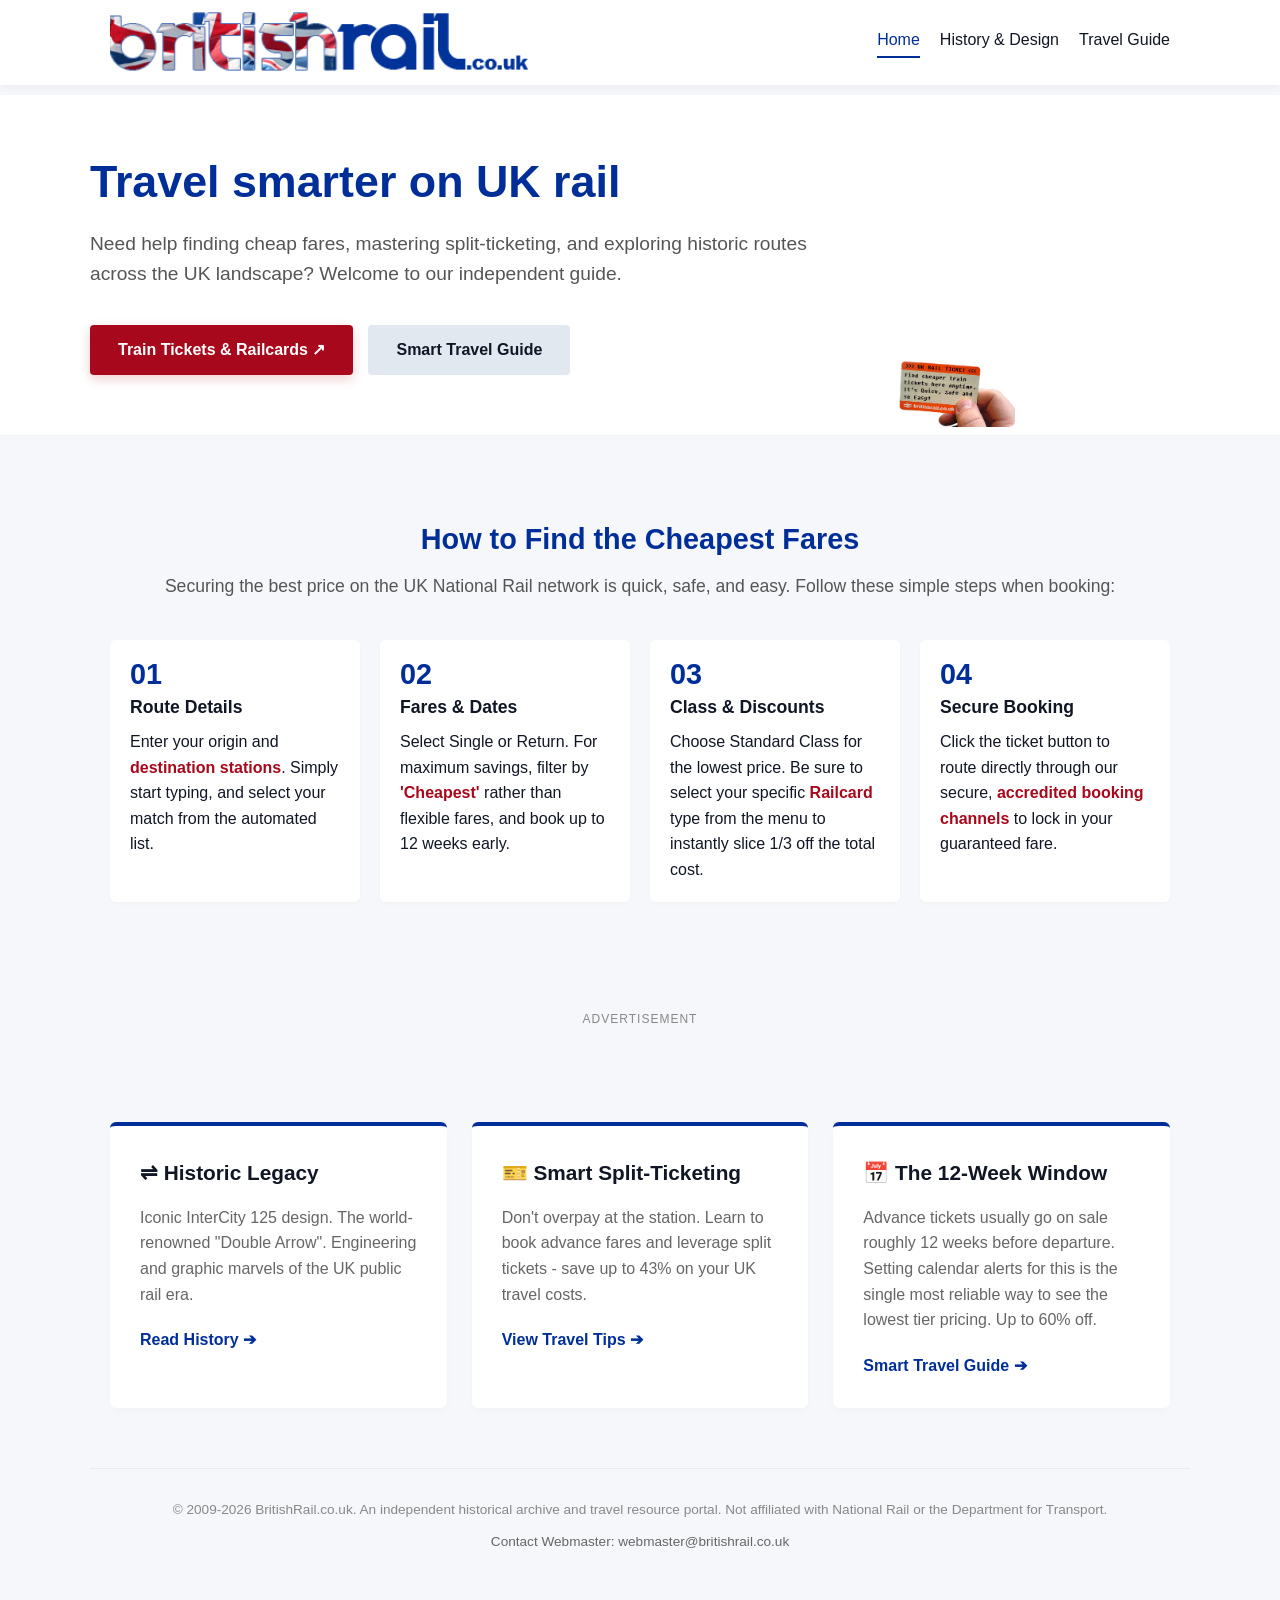
<file: index.html>
<!DOCTYPE html>
<html lang="en">
<head>
    <meta charset="UTF-8">
    <meta name="viewport" content="width=device-width, initial-scale=1.0">
    <title>British Rail | Independent UK Rail Portal & History</title>
    <meta name="description" content="Your independent gateway to UK rail travel guides, ticket booking resources, and the historic legacy of British Rail.">
<link rel="stylesheet" href="assets/css/style.css?v=6">
    <link rel="icon" type="image/x-icon" href="favicon.ico">
</head>
<body>

    <header class="site-header">
        <div class="header-container">
            <div class="logo">
                <a href="index.html">
                    <img src="assets/images/logo.png" alt="British Rail Logo">
                </a>
            </div>
            <nav class="main-nav">
                <a href="index.html" class="active">Home</a>
                <a href="history.html">History & Design</a>
                <a href="guide.html">Travel Guide</a>
            </nav>
        </div>
    </header>
            
    <main class="hero-section">
        <div class="hero-split-container">
            
            <div class="hero-text-side">
                <h1>Travel smarter on UK rail</h1>
                <p class="hero-lead">Need help finding cheap fares, mastering split-ticketing, and exploring historic routes across the UK landscape? Welcome to our independent guide.</p>
                
                <div class="cta-container">
                    <a href="https://www.thetrainline.com" target="_blank" rel="noopener noreferrer" class="btn btn-primary">
                        Train Tickets & Railcards ↗
                    </a> <!-- Ensure the logo is always visible -->
                    <a href="#split-ticketing-card" class="btn btn-secondary">Smart Travel Guide</a>
                </div>
            </div>

            <a href="https://www.thetrainline.com" target="_blank" rel="noopener noreferrer" class="hero-ticket-link">
                <img src="assets/images/ticket.png" alt="UK Train Ticket Guide" class="hero-ticket-img">
            </a>

        </div>
    </main>
    
    <section class="how-it-works">
        <h2>How to Find the Cheapest Fares</h2>
        <p class="section-lead">Securing the best price on the UK National Rail network is quick, safe, and easy. Follow these simple steps when booking:</p>

        <div class="steps-grid">
            <div class="step-card">
                <span class="step-number">01</span>
                <strong class="step-title">Route Details</strong>
                <p>Enter your origin and <strong class="highlight-text">destination stations</strong>. Simply start typing, and select your match from the automated list.</p>
            </div>
            
            <div class="step-card">
                <span class="step-number">02</span>
                <strong class="step-title">Fares & Dates</strong>
                <p>Select Single or Return. For maximum savings, filter by <strong class="highlight-text">'Cheapest'</strong> rather than flexible fares, and book up to 12 weeks early.</p>
            </div>

            <div class="step-card">
                <span class="step-number">03</span>
                <strong class="step-title">Class & Discounts</strong>
                <p>Choose Standard Class for the lowest price. Be sure to select your specific <strong class="highlight-text">Railcard</strong> type from the menu to instantly slice 1/3 off the total cost.</p>
            </div>

            <div class="step-card">
                <span class="step-number">04</span>
                <strong class="step-title">Secure Booking</strong>
                <p>Click the ticket button to route directly through our secure, <strong class="highlight-text">accredited booking channels</strong> to lock in your guaranteed fare.</p>
            </div>
        </div>
    </section>
    
    <div class="portal-ad-container">
        <div style="color: #888; font-size: 0.75rem; text-align: center; margin-bottom: 5px; text-transform: uppercase; letter-spacing: 1px;">Advertisement</div>
        <ins class="adsbygoogle"
             style="display:block"
             data-ad-client="ca-pub-8991443425514578"
             data-ad-slot="YOUR_AD_SLOT_NUMERIC_ID"
             data-ad-format="horizontal"
             data-full-width-responsive="true"></ins>
        <script>
             (adsbygoogle = window.adsbygoogle || []).push({});
        </script>
    </div>

    <section class="info-grid">
        <div class="grid-card">
            <h3>⇌ Historic Legacy</h3>
            <p>Iconic InterCity 125 design. The world-renowned "Double Arrow". Engineering and graphic marvels of the UK public rail era.</p>
            <a href="history.html" class="card-link">Read History ➔</a>
        </div>
        <div class="grid-card" id="split-ticketing-card">
            <h3>🎫 Smart Split-Ticketing</h3>
            <p>Don't overpay at the station. Learn to book advance fares and leverage split tickets - save up to 43% on your UK travel costs.</p>
            <a href="https://www.thetrainline.com/trains/great-britain/split-tickets" target="_blank" rel="noopener noreferrer" class="card-link">View Travel Tips ➔</a>
        </div>
        <div class="grid-card">
            <h3>📅 The 12-Week Window</h3>
            <p>Advance tickets usually go on sale roughly 12 weeks before departure. Setting calendar alerts for this is the single most reliable way to see the lowest tier pricing. Up to 60% off.</p>
            <a href="guide.html" class="card-link">Smart Travel Guide ➔</a>
        </div>
    </section>

    <footer class="site-footer">
        <p>&copy; 2009-2026 BritishRail.co.uk. An independent historical archive and travel resource portal. Not affiliated with National Rail or the Department for Transport.</p>
        <p style="margin-top: 10px; color: #666; font-weight: 500;">
            Contact Webmaster: webmaster&#64;britishrail.co.uk
        </p>
    </footer>

</body>
</html>
</file>
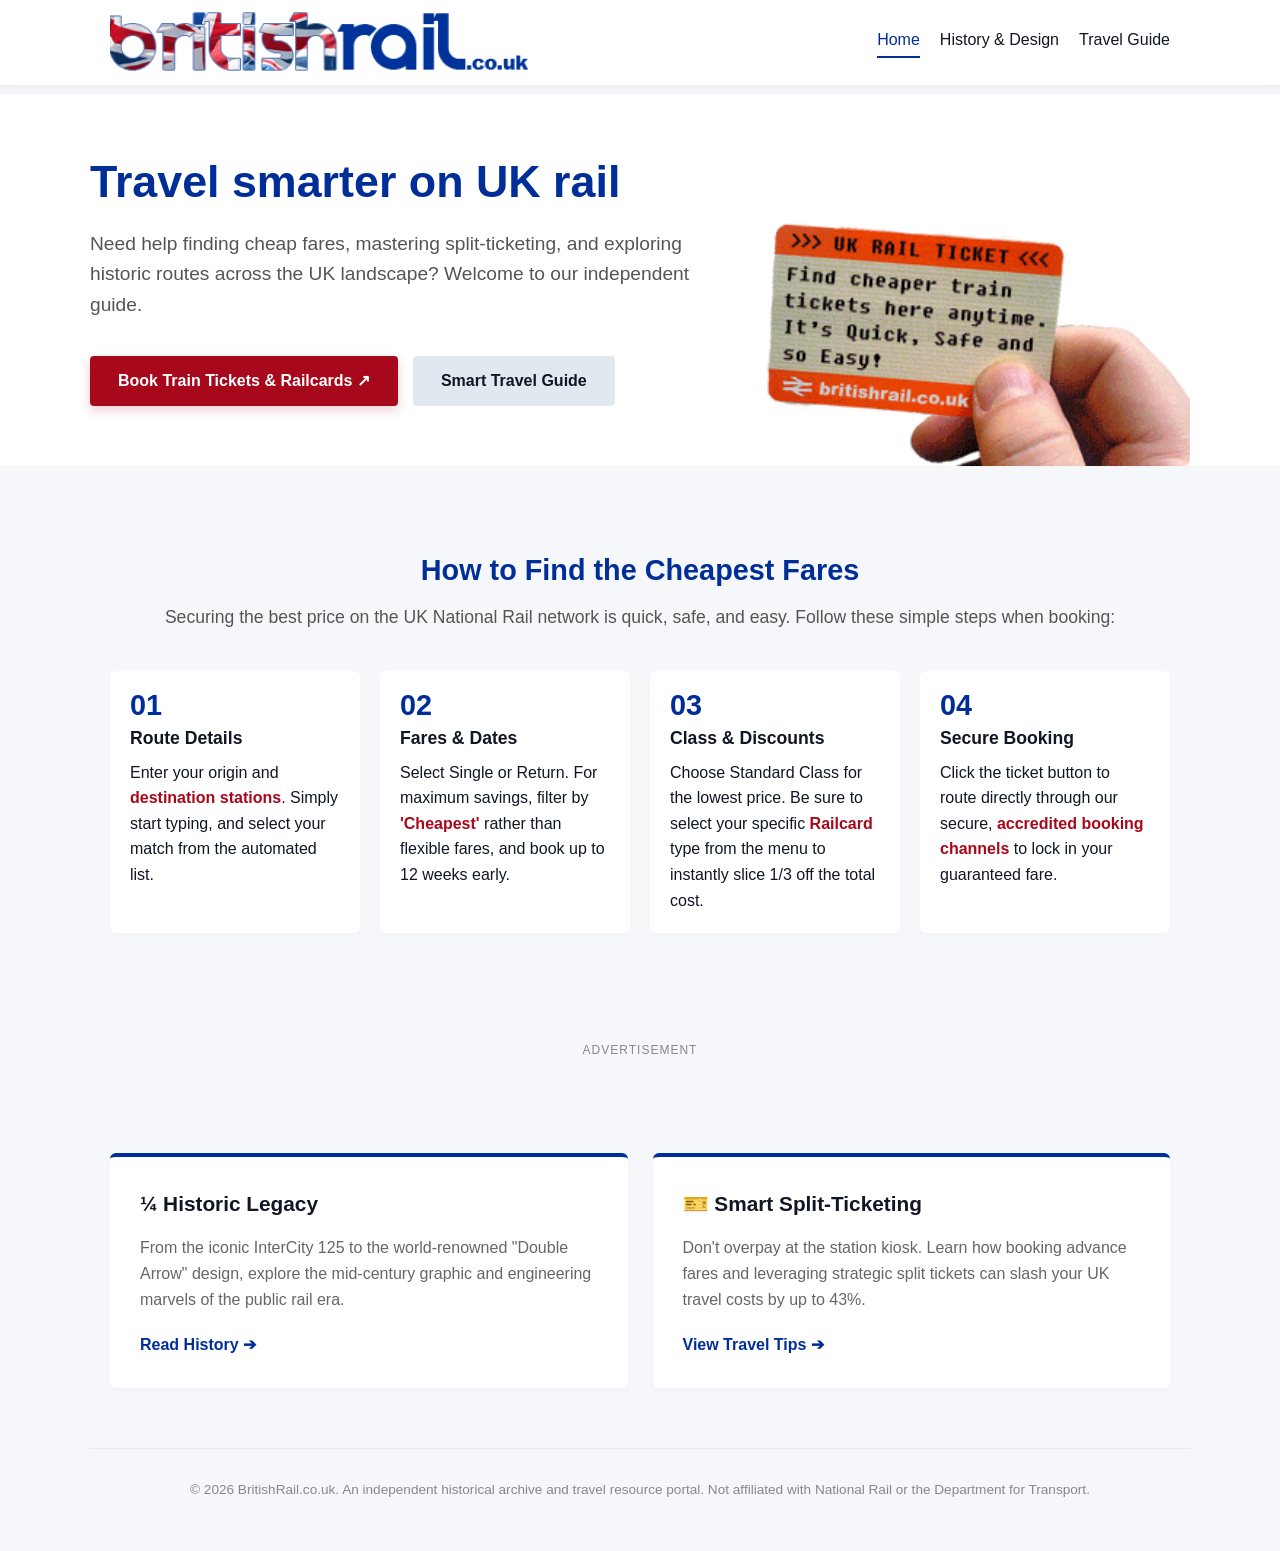
<file: _index.html>
<!DOCTYPE html>
<html lang="en">
<head>
    <meta charset="UTF-8">
    <meta name="viewport" content="width=device-width, initial-scale=1.0">
    <title>British Rail | Independent UK Rail Portal & History</title>
    <meta name="description" content="Your independent gateway to UK rail travel guides, ticket booking resources, and the historic legacy of British Rail.">
<!--    <script async src="https://pagead2.googlesyndication.com/pagead/js/adsbygoogle.js?client=ca-pub-8991443425514578" crossorigin="anonymous"></script> -->
    <link rel="stylesheet" href="assets/css/style.css?v=5">
    <link rel="icon" type="image/x-icon" href="favicon.ico">
</head>
<body>

    <header class="site-header">
        <div class="header-container">
            <div class="logo">
                <a href="index.html">
                    <img src="assets/images/logo.png" alt="British Rail Logo">
                </a>
            </div>
            <nav class="main-nav">
                <a href="index.html" class="active">Home</a>
                <a href="history.html">History & Design</a>
                <a href="guide.html">Travel Guide</a>
            </nav>
        </div>
    </header>
            
    <main class="hero-section">
        <div class="hero-split-container">
            
            <div class="hero-text-side">
                <h1>Travel smarter on UK rail</h1>
                <p class="hero-lead">Need help finding cheap fares, mastering split-ticketing, and exploring historic routes across the UK landscape? Welcome to our independent guide.</p>
                
				<div class="cta-container">
					<a href="https://www.thetrainline.com" target="_blank" rel="noopener noreferrer" class="btn btn-primary">
						Book Train Tickets & Railcards ↗
					</a>
					<a href="#split-ticketing-card" class="btn btn-secondary">Smart Travel Guide</a>
				</div>
            </div>

            <img src="assets/images/ticket.png" alt="UK Train Ticket Guide" class="hero-ticket-img">

        </div>
    </main>
    
    <section class="how-it-works">
        <h2>How to Find the Cheapest Fares</h2>
        <p class="section-lead">Securing the best price on the UK National Rail network is quick, safe, and easy. Follow these simple steps when booking:</p>

        <div class="steps-grid">
            <div class="step-card">
                <span class="step-number">01</span>
                <strong class="step-title">Route Details</strong>
                <p>Enter your origin and <strong class="highlight-text">destination stations</strong>. Simply start typing, and select your match from the automated list.</p>
            </div>
            
            <div class="step-card">
                <span class="step-number">02</span>
                <strong class="step-title">Fares & Dates</strong>
                <p>Select Single or Return. For maximum savings, filter by <strong class="highlight-text">'Cheapest'</strong> rather than flexible fares, and book up to 12 weeks early.</p>
            </div>

            <div class="step-card">
                <span class="step-number">03</span>
                <strong class="step-title">Class & Discounts</strong>
                <p>Choose Standard Class for the lowest price. Be sure to select your specific <strong class="highlight-text">Railcard</strong> type from the menu to instantly slice 1/3 off the total cost.</p>
            </div>

            <div class="step-card">
                <span class="step-number">04</span>
                <strong class="step-title">Secure Booking</strong>
                <p>Click the ticket button to route directly through our secure, <strong class="highlight-text">accredited booking channels</strong> to lock in your guaranteed fare.</p>
            </div>
        </div>
    </section>
    
    <div class="portal-ad-container">
        <div style="color: #888; font-size: 0.75rem; text-align: center; margin-bottom: 5px; text-transform: uppercase; letter-spacing: 1px;">Advertisement</div>
        <ins class="adsbygoogle"
             style="display:block"
             data-ad-client="ca-pub-8991443425514578"
             data-ad-slot="YOUR_AD_SLOT_NUMERIC_ID"
             data-ad-format="horizontal"
             data-full-width-responsive="true"></ins>
        <script>
             (adsbygoogle = window.adsbygoogle || []).push({});
        </script>
    </div>

	<section class="info-grid">
        <div class="grid-card">
            <h3>¼️ Historic Legacy</h3>
            <p>From the iconic InterCity 125 to the world-renowned "Double Arrow" design, explore the mid-century graphic and engineering marvels of the public rail era.</p>
            <a href="history.html" class="card-link">Read History ➔</a>
        </div>
        <div class="grid-card" id="split-ticketing-card">
            <h3>🎫 Smart Split-Ticketing</h3>
            <p>Don't overpay at the station kiosk. Learn how booking advance fares and leveraging strategic split tickets can slash your UK travel costs by up to 43%.</p>
            <a href="guide.html" class="card-link">View Travel Tips ➔</a>
        </div>
    </section>

    <footer class="site-footer">
        <p>&copy; 2026 BritishRail.co.uk. An independent historical archive and travel resource portal. Not affiliated with National Rail or the Department for Transport.</p>
    </footer>

</body>
</html>
</file>
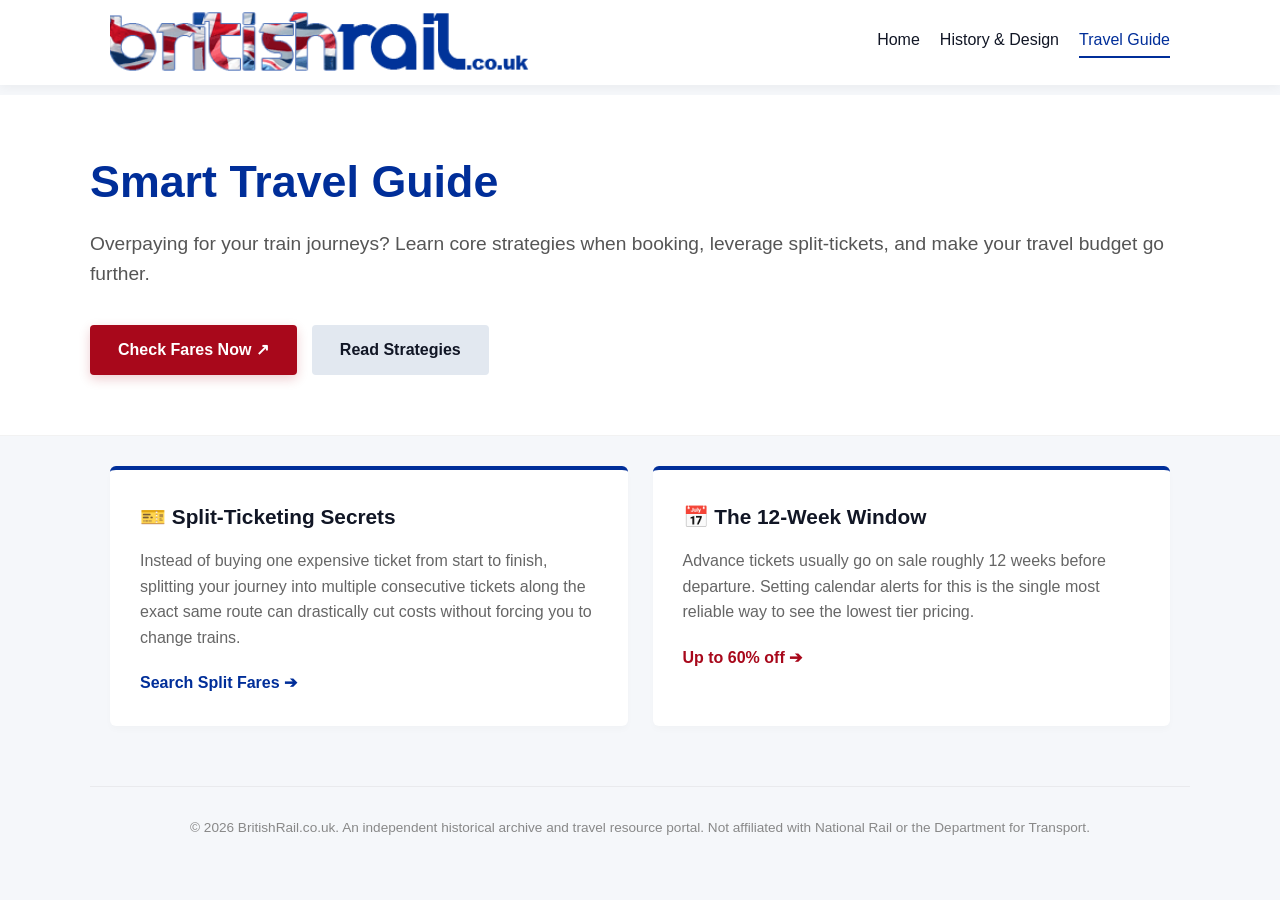
<file: guide.html>
<!DOCTYPE html>
<html lang="en">
<head>
    <meta charset="UTF-8">
    <meta name="viewport" content="width=device-width, initial-scale=1.0">
    <title>Smart Travel Guide | Beat the Rail Fares</title>
    <meta name="description" content="Master UK rail travel with independent insider tips on split-ticketing, advance booking windows, and maximizing Railcard discounts.">
    <link rel="stylesheet" href="assets/css/style.css">
    <link rel="icon" type="image/x-icon" href="favicon.ico">
</head>
<body>

    <header class="site-header">
        <div class="header-container">
            <div class="logo">
                <a href="index.html">
                    <img src="assets/images/logo.png" alt="British Rail Logo">
                </a>
            </div>
            <nav class="main-nav">
                <a href="index.html">Home</a>
                <a href="history.html">History & Design</a>
                <a href="guide.html" class="active">Travel Guide</a>
            </nav>
        </div>
    </header>
            
    <main class="hero-section">
        <div class="hero-split-container">
            
            <div class="hero-text-side">
                <h1>Smart Travel Guide</h1>
                <p class="hero-lead">Overpaying for your train journeys? Learn core strategies when booking, leverage split-tickets, and make your travel budget go further.</p>
                
                <div class="cta-container">
                    <a href="https://www.thetrainline.com/trains/great-britain/split-tickets" target="_blank" rel="noopener noreferrer" class="btn btn-primary">
                        Check Fares Now ↗
                    </a>
                    <a href="#strategies" class="btn btn-secondary">Read Strategies</a>
                </div>
            </div>

<!--        <img src="assets/images/ticket.png" alt="UK Ticketing Guide" class="hero-ticket-img"> -->

        </div>
    </main>

    <section id="strategies" class="info-grid">
        <div class="grid-card">
            <h3>🎫 Split-Ticketing Secrets</h3>
            <p>Instead of buying one expensive ticket from start to finish, splitting your journey into multiple consecutive tickets along the exact same route can drastically cut costs without forcing you to change trains.</p>
            <a href="https://www.thetrainline.com/trains/great-britain/split-tickets" target="_blank" rel="noopener noreferrer" class="card-link">Search Split Fares ➔</a>
        </div>
        <div class="grid-card">
            <h3>📅 The 12-Week Window</h3>
            <p>Advance tickets usually go on sale roughly 12 weeks before departure. Setting calendar alerts for this is the single most reliable way to see the lowest tier pricing.</p>
			<a href="https://www.thetrainline.com/trains/great-britain" target="_blank" rel="noopener noreferrer" style="color: var(--logo-red);" class="card-link">Up to 60% off ➔</a>
        </div>
    </section>

    <footer class="site-footer">
        <p>&copy; 2026 BritishRail.co.uk. An independent historical archive and travel resource portal. Not affiliated with National Rail or the Department for Transport.</p>
    </footer>

</body>
</html>
</file>
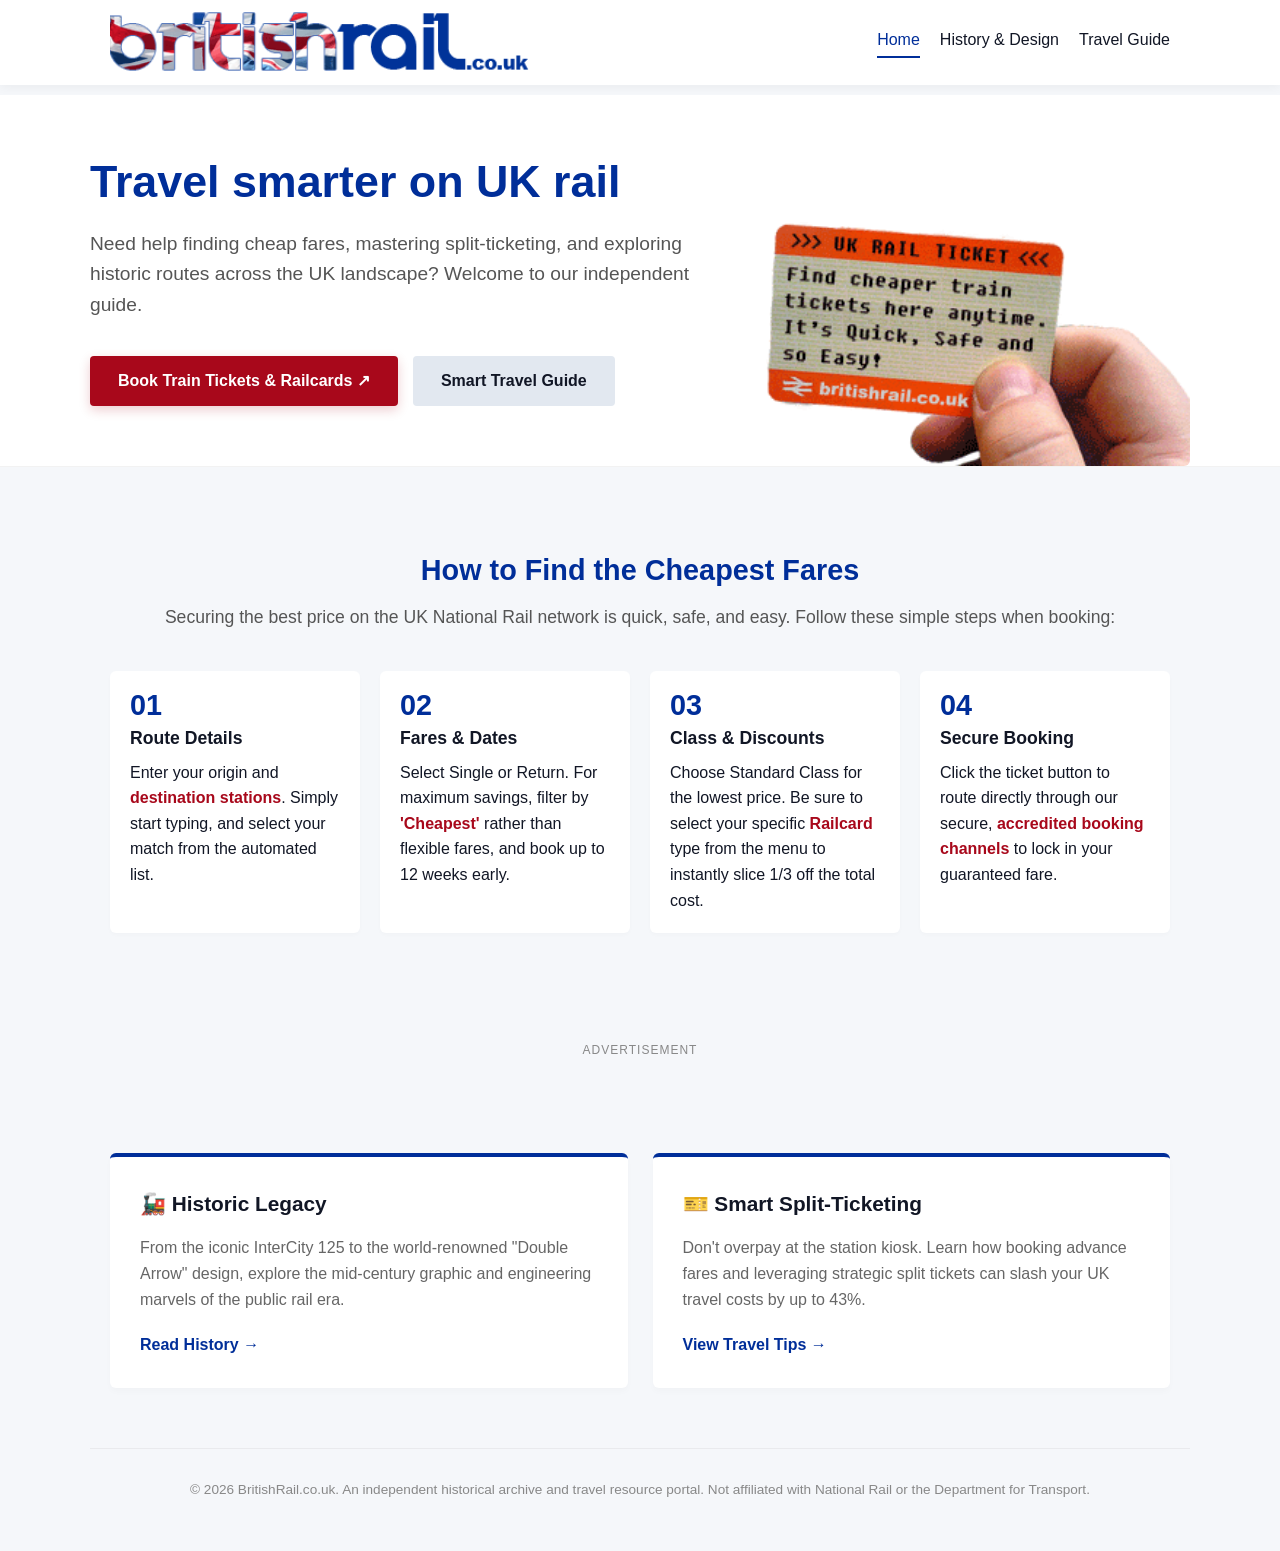
<file: index - Copy.html>
<!DOCTYPE html>
<html lang="en">
<head>
    <meta charset="UTF-8">
    <meta name="viewport" content="width=device-width, initial-scale=1.0">
    <title>British Rail | Independent UK Rail Portal & History</title>
    <meta name="description" content="Your independent gateway to UK rail travel guides, ticket booking resources, and the historic legacy of British Rail.">
<!--    <script async src="https://pagead2.googlesyndication.com/pagead/js/adsbygoogle.js?client=ca-pub-8991443425514578" crossorigin="anonymous"></script> -->
    <link rel="stylesheet" href="assets/css/style.css?v=4">
    <link rel="icon" type="image/x-icon" href="favicon.ico">
</head>
<body>

    <header class="site-header">
        <div class="header-container">
            <div class="logo">
                <a href="index.html">
                    <img src="assets/images/logo.png" alt="British Rail Logo">
                </a>
            </div>
            <nav class="main-nav">
                <a href="index.html" class="active">Home</a>
                <a href="history.html">History & Design</a>
                <a href="guide.html">Travel Guide</a>
            </nav>
        </div>
    </header>
            
    <main class="hero-section">
        <div class="hero-split-container">
            
            <div class="hero-text-side">
                <h1>Travel smarter on UK rail</h1>
                <p class="hero-lead">Need help finding cheap fares, mastering split-ticketing, and exploring historic routes across the UK landscape? Welcome to our independent guide.</p>
                
                <div class="cta-container">
                    <a href="https://www.thetrainline.com" target="_blank" rel="noopener noreferrer" class="btn btn-primary">
                        Book Train Tickets & Railcards ↗
                    </a>
                    <a href="guide.html" class="btn btn-secondary">Smart Travel Guide</a>
                </div>
            </div>

            <img src="assets/images/ticket.png" alt="UK Train Ticket Guide" class="hero-ticket-img">

        </div>
    </main>
    
    <section class="how-it-works">
        <h2>How to Find the Cheapest Fares</h2>
        <p class="section-lead">Securing the best price on the UK National Rail network is quick, safe, and easy. Follow these simple steps when booking:</p>

        <div class="steps-grid">
            <div class="step-card">
                <span class="step-number">01</span>
                <strong class="step-title">Route Details</strong>
                <p>Enter your origin and <strong class="highlight-text">destination stations</strong>. Simply start typing, and select your match from the automated list.</p>
            </div>
            
            <div class="step-card">
                <span class="step-number">02</span>
                <strong class="step-title">Fares & Dates</strong>
                <p>Select Single or Return. For maximum savings, filter by <strong class="highlight-text">'Cheapest'</strong> rather than flexible fares, and book up to 12 weeks early.</p>
            </div>

            <div class="step-card">
                <span class="step-number">03</span>
                <strong class="step-title">Class & Discounts</strong>
                <p>Choose Standard Class for the lowest price. Be sure to select your specific <strong class="highlight-text">Railcard</strong> type from the menu to instantly slice 1/3 off the total cost.</p>
            </div>

            <div class="step-card">
                <span class="step-number">04</span>
                <strong class="step-title">Secure Booking</strong>
                <p>Click the ticket button to route directly through our secure, <strong class="highlight-text">accredited booking channels</strong> to lock in your guaranteed fare.</p>
            </div>
        </div>
    </section>
    
    <div class="portal-ad-container">
        <div style="color: #888; font-size: 0.75rem; text-align: center; margin-bottom: 5px; text-transform: uppercase; letter-spacing: 1px;">Advertisement</div>
        <ins class="adsbygoogle"
             style="display:block"
             data-ad-client="ca-pub-8991443425514578"
             data-ad-slot="YOUR_AD_SLOT_NUMERIC_ID"
             data-ad-format="horizontal"
             data-full-width-responsive="true"></ins>
        <script>
             (adsbygoogle = window.adsbygoogle || []).push({});
        </script>
    </div>

    <section class="info-grid">
        <div class="grid-card">
            <h3>🚂 Historic Legacy</h3>
            <p>From the iconic InterCity 125 to the world-renowned "Double Arrow" design, explore the mid-century graphic and engineering marvels of the public rail era.</p>
            <a href="history.html" class="card-link">Read History →</a>
        </div>
        <div class="grid-card">
            <h3>🎫 Smart Split-Ticketing</h3>
            <p>Don't overpay at the station kiosk. Learn how booking advance fares and leveraging strategic split tickets can slash your UK travel costs by up to 43%.</p>
            <a href="guide.html" class="card-link">View Travel Tips →</a>
        </div>
    </section>

    <footer class="site-footer">
        <p>&copy; 2026 BritishRail.co.uk. An independent historical archive and travel resource portal. Not affiliated with National Rail or the Department for Transport.</p>
    </footer>

</body>
</html>
</file>
<file: assets/css/style.css>
/* ==========================================================================
   BRITISH RAIL PORTAL - MAIN PRODUCTION STYLESHEET
   ========================================================================== */

/* 1. Global Reset & Variables */
:root {
    --logo-blue: #002e99;     /* Deep royal blue from lettering */
    --logo-red: #a8081b;      /* Deeper, rich crimson from logo flag shadow */
    --br-dark: #111625;       /* Deep navy-charcoal for text readability */
    --br-light: #f5f7fa;      /* Clean, modern light gray background */
    --br-white: #ffffff;
    --font-stack: -apple-system, BlinkMacSystemFont, "Segoe UI", Roboto, Helvetica, Arial, sans-serif;
}

* {
    box-sizing: border-box;
    margin: 0;
    padding: 0;
}

body {
    font-family: var(--font-stack);
    background-color: var(--br-light);
    color: var(--br-dark);
    line-height: 1.6;
    padding-top: 95px; /* Fits header height dynamically on desktop */
}

/* 2. Header & Navigation */
.site-header {
    background-color: var(--br-white);
    box-shadow: 0 2px 10px rgba(0,0,0,0.05);
    position: fixed;
    top: 0;
    left: 0;
    width: 100%;
    z-index: 1000;
}

.header-container {
    max-width: 1100px;
    margin: 0 auto;
    display: flex;
    justify-content: space-between;
    align-items: center;
    padding: 10px 20px;
}

.logo {
    flex-shrink: 0;
}

.logo img {
    height: 65px; 
    width: auto;
    display: block;
    max-width: 100%;
    object-fit: contain; /* FIX: Guarantees the logo can never be squashed horizontally */
    transition: transform 0.2s ease;
}

.logo img:hover {
    transform: scale(1.02);
}

.main-nav {
    display: flex;
    gap: 20px;
}

.main-nav a {
    text-decoration: none;
    color: var(--br-dark);
    font-weight: 500;
    transition: color 0.2s;
}

.main-nav a:hover, .main-nav a.active {
    color: var(--logo-blue);
    border-bottom: 2px solid var(--logo-blue);
    padding-bottom: 4px;
}

/* 3. Hero Section Split-Screen */
.hero-section {
    background-color: var(--br-white);
    padding: 60px 20px;
    border-bottom: 1px solid rgba(0,0,0,0.05);
}

.hero-split-container {
    max-width: 1100px;
    margin: 0 auto;
    display: flex;
    align-items: flex-end; 
    justify-content: space-between;
    gap: 40px;
    text-align: left;
}

.hero-text-side {
    flex: 1.2;
}

.hero-text-side h1 {
    font-size: 2.8rem;
    color: var(--logo-blue);
    margin-bottom: 20px;
    line-height: 1.2;
}

.hero-lead {
    font-size: 1.2rem;
    color: #555;
    margin-bottom: 35px;
}

/* Desktop sizing for ticket image */
.hero-ticket-img {
    flex: 0.8;
    max-width: 40%;
    height: auto;
    border-radius: 6px;
    margin-bottom: -60px; 
    z-index: 10;
    position: relative;
}

/* Call-To-Action Button Components */
.cta-container {
    display: flex;
    justify-content: flex-start;
    gap: 15px;
    flex-wrap: wrap;
}

.btn {
    display: inline-block;
    padding: 12px 28px;
    font-weight: 600;
    text-decoration: none;
    border-radius: 4px;
    transition: transform 0.1s, background-color 0.2s, box-shadow 0.2s;
}

.btn:active {
    transform: scale(0.98);
}

.btn-primary {
    background-color: var(--logo-red);
    color: var(--br-white);
    box-shadow: 0 4px 12px rgba(168, 8, 27, 0.2);
}

.btn-primary:hover {
    background-color: #8c0617;
    box-shadow: 0 4px 15px rgba(168, 8, 27, 0.3);
}

.btn-secondary {
    background-color: #e2e8f0;
    color: var(--br-dark);
}

.btn-secondary:hover {
    background-color: #cbd5e1;
}

/* 4. How It Works - Steps Grid */
.how-it-works {
    max-width: 1100px;
    margin: 80px auto 20px auto;
    padding: 0 20px;
}

.how-it-works h2 {
    color: var(--logo-blue);
    font-size: 1.8rem;
    margin-bottom: 10px;
    text-align: center;
}

.section-lead {
    text-align: center;
    color: #555;
    margin-bottom: 40px;
    font-size: 1.1rem;
}

.steps-grid {
    display: grid;
    grid-template-columns: repeat(auto-fit, minmax(220px, 1fr));
    gap: 20px;
}

.step-card {
    background: var(--br-white);
    padding: 20px;
    border-radius: 6px;
    box-shadow: 0 2px 4px rgba(0,0,0,0.02);
}

.step-number {
    color: var(--logo-blue);
    display: block;
    font-size: 1.8rem;
    font-weight: 800;
    margin-bottom: 4px;
    line-height: 1;
}

.step-title {
    display: block;
    font-size: 1.1rem;
    margin-bottom: 8px;
    color: var(--br-dark);
}

.highlight-text {
    color: var(--logo-red);
    font-weight: 600;
}

/* 5. Manual Ad Placement Controller */
.portal-ad-container {
    width: 100%;
    max-width: 1100px;
    margin: 50px auto 10px auto;
    padding: 0 20px;
    display: flex;
    flex-direction: column;
    align-items: center;
    justify-content: center;
    min-height: 140px;
}

/* 6. Bottom Informational Card Grid (Desktop Clean Slate) */
.info-grid {
    display: grid;
    grid-template-columns: repeat(auto-fit, minmax(300px, 1fr));
    gap: 25px;
    max-width: 1100px;
    margin: 30px auto 20px auto;
    padding: 0 20px;
    width: 100%;
}

/* Bottom Info Grid Panels */
.grid-card {
    background-color: var(--br-white);
    padding: 30px;
    border-radius: 6px;
    box-shadow: 0 4px 6px rgba(0,0,0,0.02);
    border-top: 4px solid var(--logo-blue);
    
    /* FIX: Prevents the fixed header from covering the card title on anchor jumps */
    scroll-margin-top: 110px; 
}

.grid-card h3 {
    font-size: 1.3rem;
    margin-bottom: 15px;
}

.grid-card p {
    color: #666;
    margin-bottom: 20px;
}

.card-link {
    text-decoration: none;
    color: var(--logo-blue);
    font-weight: 600;
    transition: color 0.2s;
}

.card-link:hover {
    color: var(--logo-red);
}

/* 7. Site Footer */
.site-footer {
    width: 100%;
    max-width: 1100px;
    margin: 60px auto 20px auto;
    padding: 30px 20px;
    text-align: center;
    font-size: 0.85rem;
    color: #888;
    border-top: 1px solid rgba(0,0,0,0.05);
    clear: both;
}

/* ==========================================================================
   8. RESPONSIVE BREAKPOINTS (930px Layout Shift Optimization)
   ========================================================================== */

@media (max-width: 930px) {
    body { 
        padding-top: 150px; 
    } 
    
    .hero-section {
        background-color: var(--br-white); 
        padding: 40px 20px;
        border-bottom: 1px solid rgba(0,0,0,0.05);
    }
    
    .header-container { 
        flex-direction: column; 
        gap: 15px; 
        text-align: center; 
        padding: 15px 10px;
    }

    .main-nav {
        gap: 15px;
    }
    
    .hero-split-container { 
        display: flex;
        flex-direction: column; 
        text-align: center; 
        gap: 0; 
        align-items: center; 
    }

    .hero-text-side {
        display: contents;
    }

    .hero-text-side h1 {
        order: 1; 
        margin-bottom: 15px;
        text-align: center;
        width: 100%;
        font-size: 2.4rem;
    }

    .hero-lead {
        order: 2; 
        margin-bottom: 25px;
        text-align: center;
        width: 100%;
        max-width: 650px;
        line-height: 1.5;
    }

/* RESTORED: Fluid responsive scaling for the ticket asset */
    .hero-ticket-img {
        order: 3; 
        width: 65%;           /* Restores fluid scaling based on viewport width */
        max-width: 290px;     /* Prevents it from ballooning on mid-size screens */
        min-width: 210px;     /* Prevents it from shrinking to nothing on small devices */
        height: auto;
        display: block;
        margin: 0 auto 5px auto;
        position: relative;        
        z-index: 5;           /* Keeps the ticket layer on top of the button borders */
    } 

    /* ADJUSTED: Centers and spaces the buttons perfectly underneath the ticket overlay */
    .cta-container { 
        order: 4; 
        justify-content: center; 
        width: 100%;
        margin-top: 10px;     /* Prevents the buttons from getting swallowed up completely */
        margin-bottom: 20px;
    }
}

@media (max-width: 480px) {
    body {
        padding-top: 170px;
    }
    .hero-text-side h1 { 
        font-size: 2rem; 
    }
    .main-nav {
        flex-wrap: wrap;
        justify-content: center;
        gap: 10px;
    }
    .main-nav a {
        font-size: 0.95rem;
    }
    .cta-container {
        flex-direction: column;
        width: 100%;
        align-items: center;
        gap: 12px;
    }
    .btn {
        width: 100%;
        max-width: 290px;
        text-align: center;
    }
    .hero-ticket-img {
        max-width: 260px; 
    }
}
</file>
